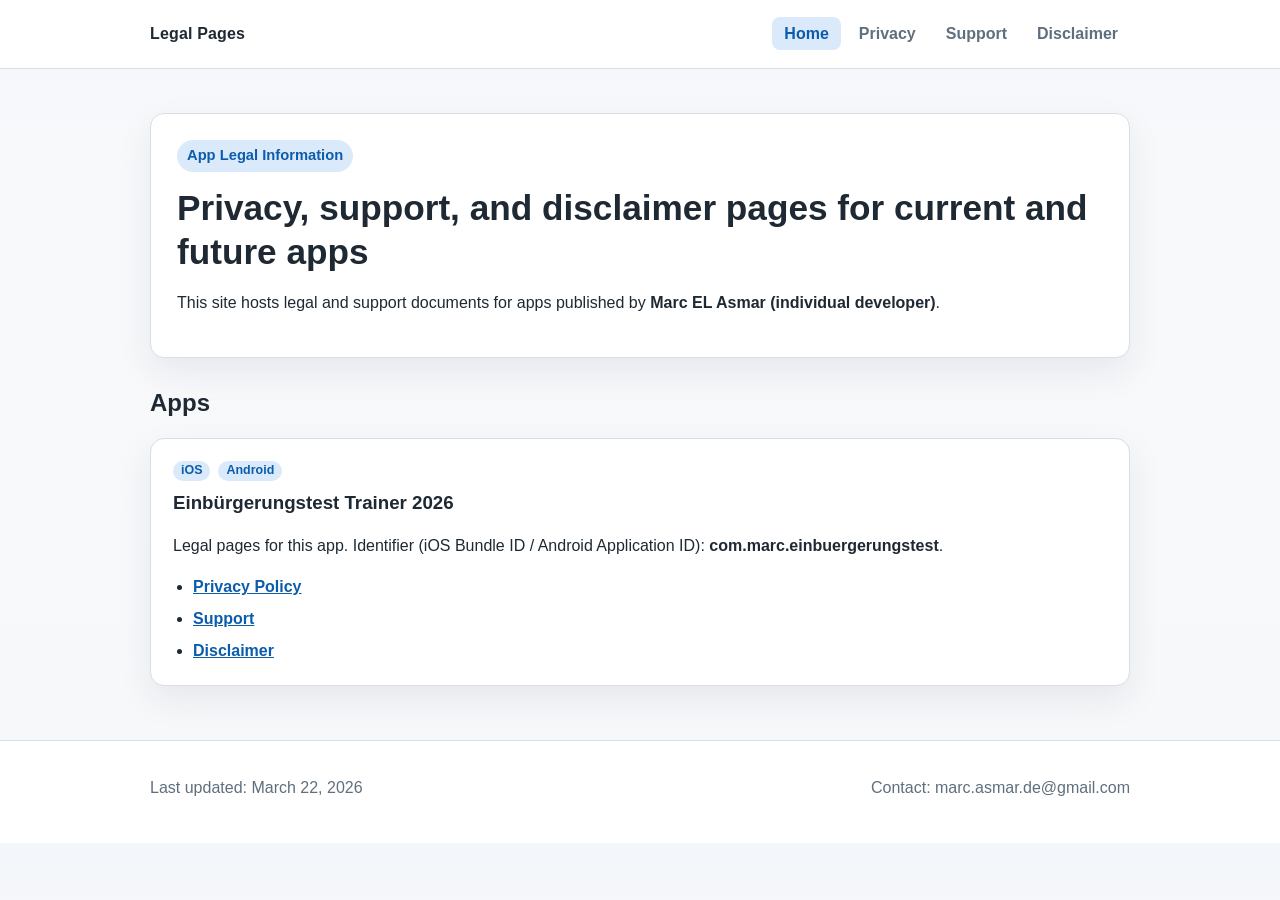
<file: index.html>
<!doctype html>
<html lang="en">
  <head>
    <meta charset="UTF-8" />
    <meta name="viewport" content="width=device-width, initial-scale=1.0" />
    <title>Legal Pages | Marcel Asmar Apps</title>
    <meta
      name="description"
      content="Legal pages for Marcel Asmar apps, including Einbürgerungstest Trainer 2026 privacy, support, and disclaimer information."
    />
    <link rel="stylesheet" href="/styles.css" />
  </head>
  <body>
    <header class="site-header">
      <div class="container nav-wrap">
        <a class="brand" href="/index.html">Legal Pages</a>
        <nav aria-label="Main navigation">
          <ul class="nav-list">
            <li><a class="active" href="/index.html">Home</a></li>
            <li><a href="/einbuergerungstest/privacy/">Privacy</a></li>
            <li><a href="/einbuergerungstest/support/">Support</a></li>
            <li><a href="/einbuergerungstest/disclaimer/">Disclaimer</a></li>
          </ul>
        </nav>
      </div>
    </header>

    <main class="container">
      <section class="hero">
        <p class="eyebrow">App Legal Information</p>
        <h1>Privacy, support, and disclaimer pages for current and future apps</h1>
        <p>
          This site hosts legal and support documents for apps published by
          <strong>Marc EL Asmar (individual developer)</strong>.
        </p>
      </section>

      <section aria-labelledby="apps-heading">
        <h2 id="apps-heading">Apps</h2>
        <div class="app-grid">
          <article class="app-card">
            <div class="tag-row" aria-label="Supported platforms">
              <span class="tag">iOS</span>
              <span class="tag">Android</span>
            </div>
            <h3>Einbürgerungstest Trainer 2026</h3>
            <p>
              Legal pages for this app. Identifier (iOS Bundle ID / Android
              Application ID):
              <strong>com.marc.einbuergerungstest</strong>.
            </p>
            <ul class="doc-list" aria-label="Einbürgerungstest Trainer 2026 legal pages">
              <li><a href="/einbuergerungstest/privacy/">Privacy Policy</a></li>
              <li><a href="/einbuergerungstest/support/">Support</a></li>
              <li><a href="/einbuergerungstest/disclaimer/">Disclaimer</a></li>
            </ul>
          </article>
        </div>
      </section>
    </main>

    <footer class="site-footer">
      <div class="container footer-wrap">
        <p>Last updated: March 22, 2026</p>
        <p>Contact: marc.asmar.de@gmail.com</p>
      </div>
    </footer>
  </body>
</html>
</file>
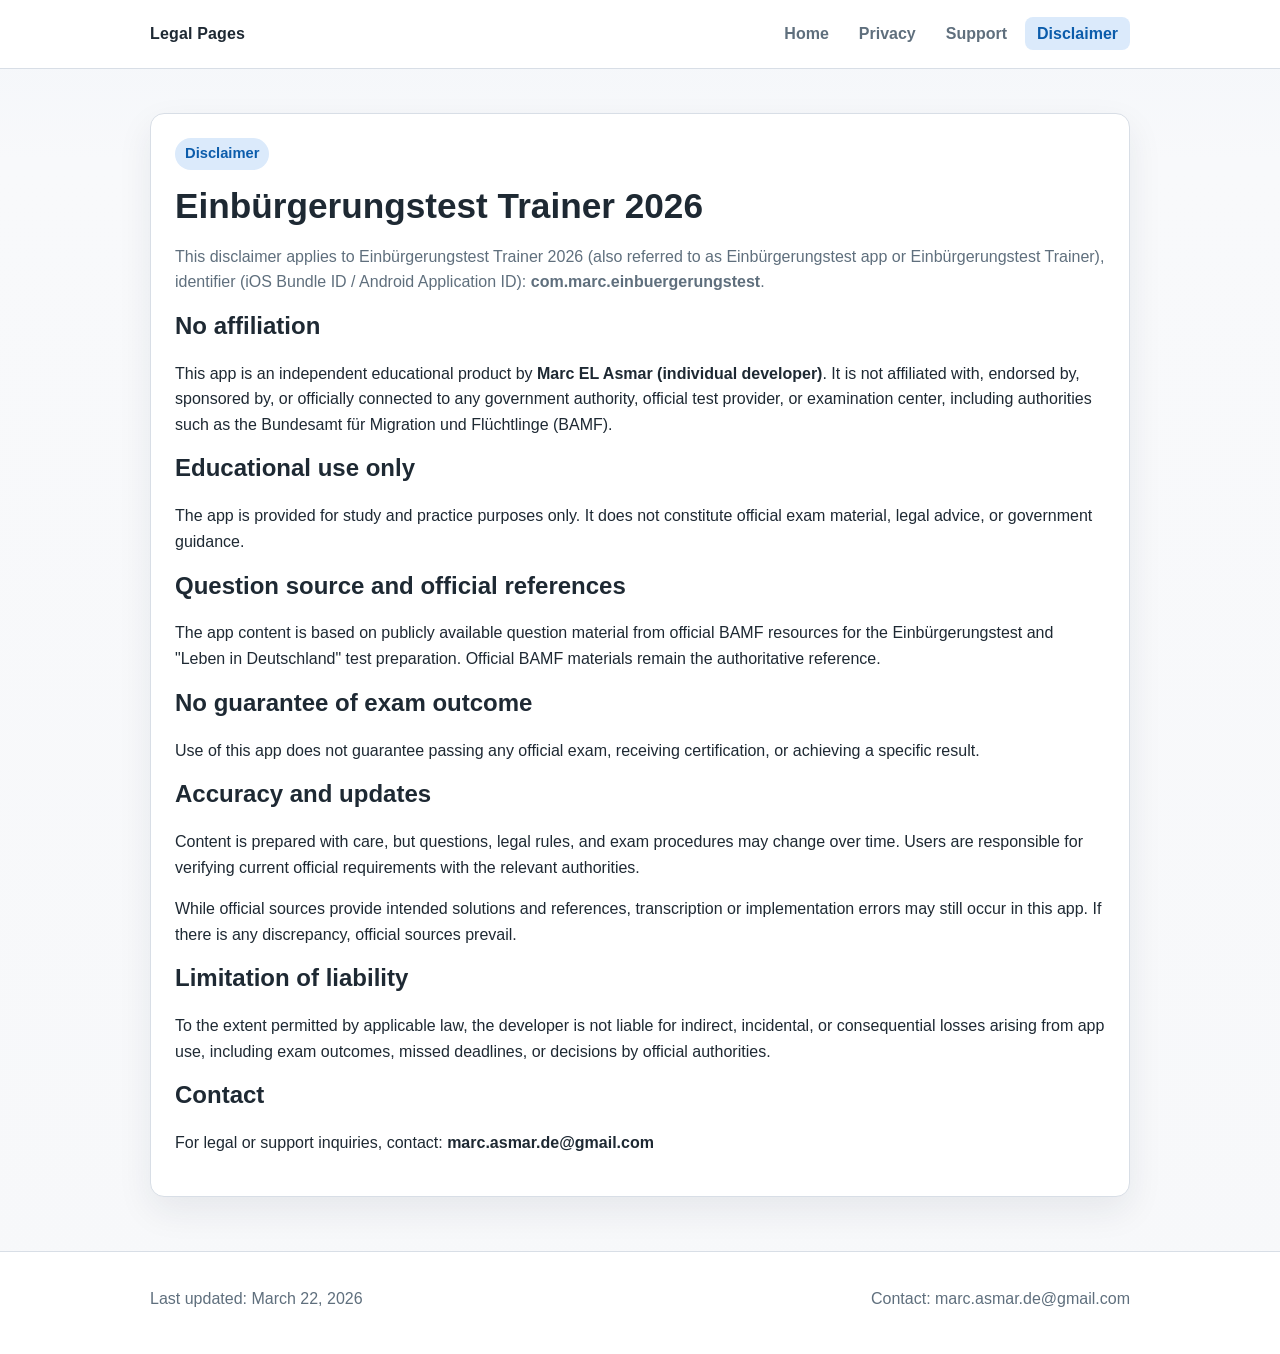
<file: disclaimer/index.html>
<!doctype html>
<html lang="en">
  <head>
    <meta charset="UTF-8" />
    <meta name="viewport" content="width=device-width, initial-scale=1.0" />
    <title>Einbürgerungstest Trainer 2026 Disclaimer</title>
    <meta
      name="description"
      content="Disclaimer and terms for Einbürgerungstest Trainer 2026."
    />
    <link
      rel="canonical"
      href="https://einbuergerungstest.marcelasmar.com/disclaimer/"
    />
    <link rel="stylesheet" href="/styles.css" />
  </head>
  <body>
    <header class="site-header">
      <div class="container nav-wrap">
        <a class="brand" href="/">Legal Pages</a>
        <nav aria-label="Main navigation">
          <ul class="nav-list">
            <li><a href="/">Home</a></li>
            <li><a href="/privacy/">Privacy</a></li>
            <li><a href="/support/">Support</a></li>
            <li><a class="active" href="/disclaimer/">Disclaimer</a></li>
          </ul>
        </nav>
      </div>
    </header>

    <main class="container">
      <section class="content-panel">
        <p class="eyebrow">Disclaimer</p>
        <h1>Einbürgerungstest Trainer 2026</h1>
        <p class="muted">
          This disclaimer applies to Einbürgerungstest Trainer 2026 (also
          referred to as Einbürgerungstest app or Einbürgerungstest Trainer),
          identifier (iOS Bundle ID / Android Application ID):
          <strong>com.marc.einbuergerungstest</strong>.
        </p>

        <h2>No affiliation</h2>
        <p>
          This app is an independent educational product by
          <strong>Marc EL Asmar (individual developer)</strong>. It is not
          affiliated with, endorsed by, sponsored by, or officially connected
          to any government authority, official test provider, or examination
          center, including authorities such as the Bundesamt für Migration und
          Flüchtlinge (BAMF).
        </p>

        <h2>Educational use only</h2>
        <p>
          The app is provided for study and practice purposes only. It does not
          constitute official exam material, legal advice, or government
          guidance.
        </p>

        <h2>Question source and official references</h2>
        <p>
          The app content is based on publicly available question material from
          official BAMF resources for the Einbürgerungstest and "Leben in
          Deutschland" test preparation. Official BAMF materials remain the
          authoritative reference.
        </p>

        <h2>No guarantee of exam outcome</h2>
        <p>
          Use of this app does not guarantee passing any official exam,
          receiving certification, or achieving a specific result.
        </p>

        <h2>Accuracy and updates</h2>
        <p>
          Content is prepared with care, but questions, legal rules, and exam
          procedures may change over time. Users are responsible for verifying
          current official requirements with the relevant authorities.
        </p>
        <p>
          While official sources provide intended solutions and references,
          transcription or implementation errors may still occur in this app. If
          there is any discrepancy, official sources prevail.
        </p>

        <h2>Limitation of liability</h2>
        <p>
          To the extent permitted by applicable law, the developer is not
          liable for indirect, incidental, or consequential losses arising from
          app use, including exam outcomes, missed deadlines, or decisions by
          official authorities.
        </p>

        <h2>Contact</h2>
        <p>
          For legal or support inquiries, contact:
          <strong>marc.asmar.de@gmail.com</strong>
        </p>
      </section>
    </main>

    <footer class="site-footer">
      <div class="container footer-wrap">
        <p>Last updated: March 22, 2026</p>
        <p>Contact: marc.asmar.de@gmail.com</p>
      </div>
    </footer>
  </body>
</html>
</file>
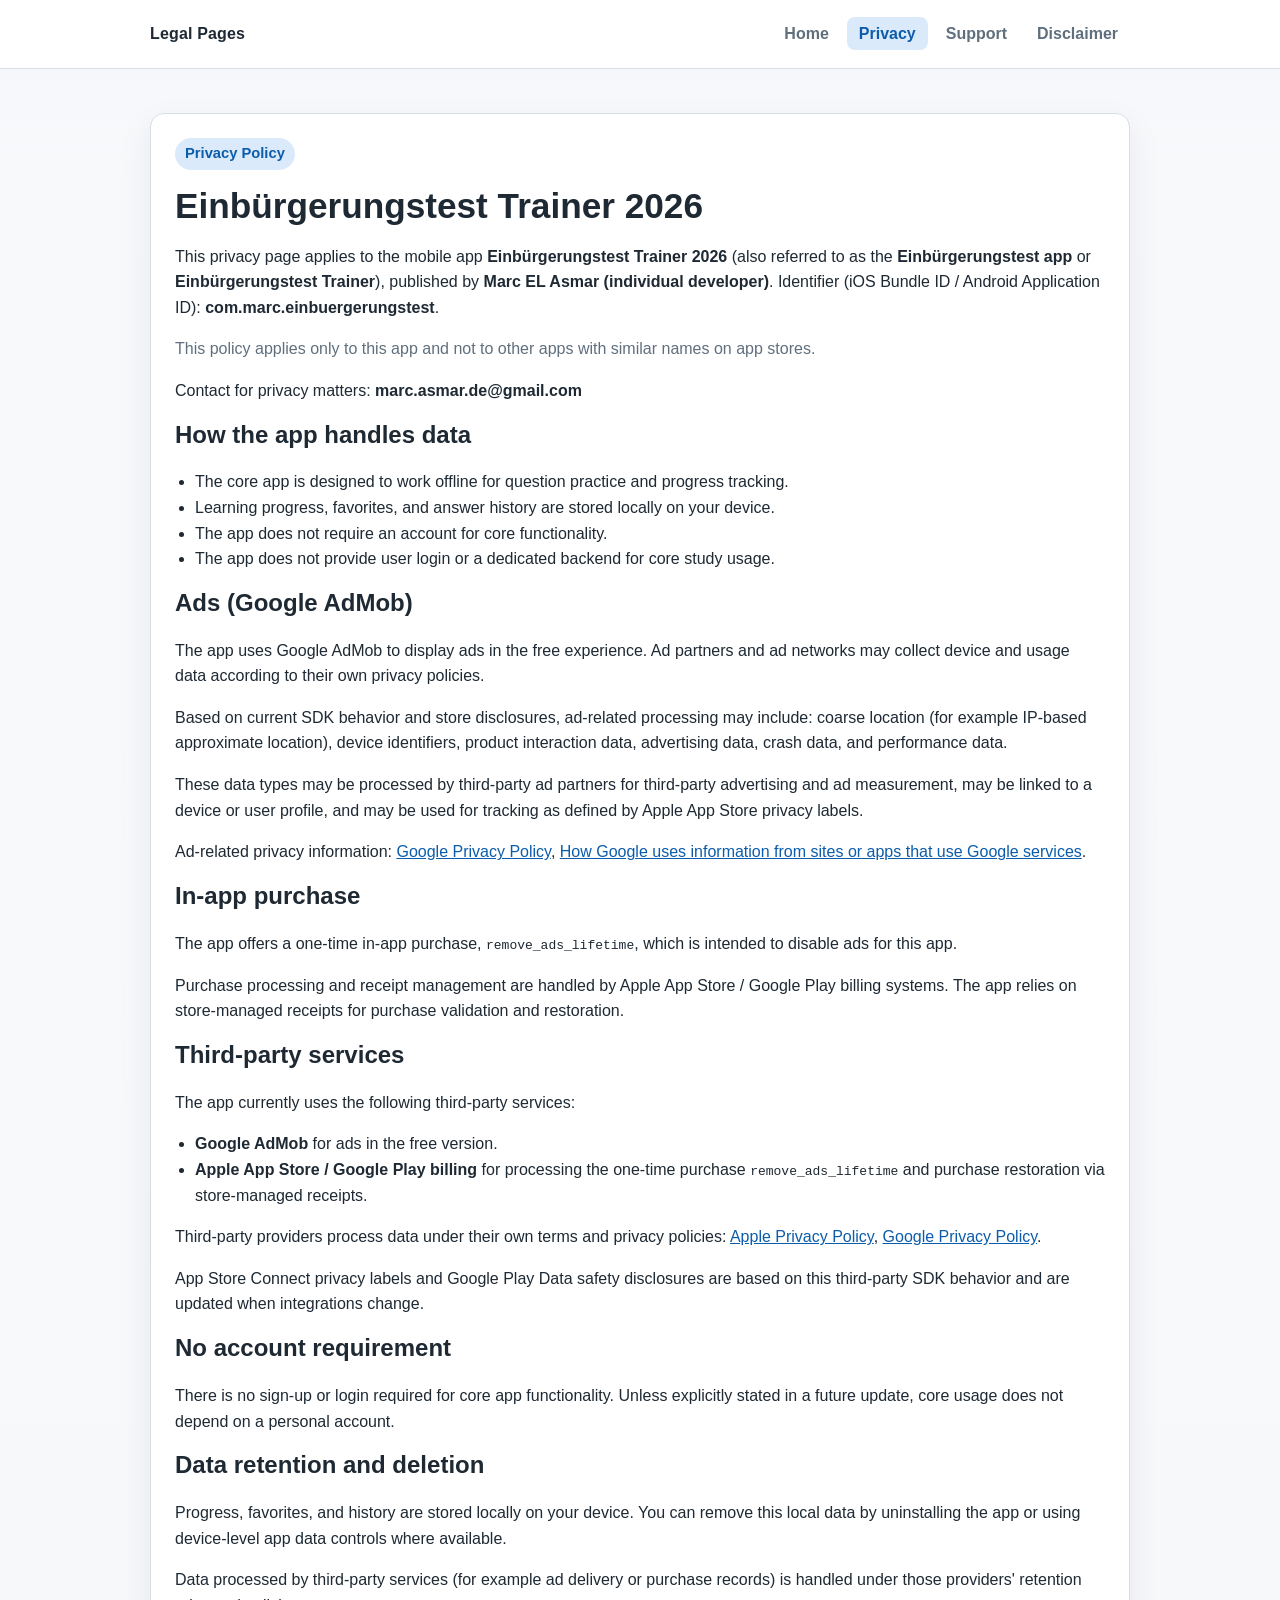
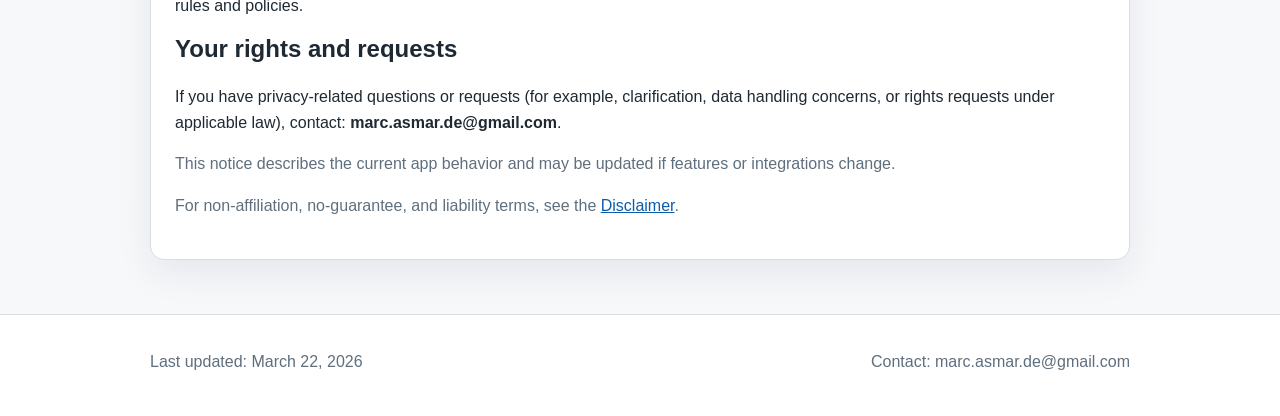
<file: privacy/index.html>
<!doctype html>
<html lang="en">
  <head>
    <meta charset="UTF-8" />
    <meta name="viewport" content="width=device-width, initial-scale=1.0" />
    <title>Einbürgerungstest Trainer 2026 Privacy Policy</title>
    <meta
      name="description"
      content="Privacy information for Einbürgerungstest Trainer 2026."
    />
    <link
      rel="canonical"
      href="https://einbuergerungstest.marcelasmar.com/privacy/"
    />
    <link rel="stylesheet" href="/styles.css" />
  </head>
  <body>
    <header class="site-header">
      <div class="container nav-wrap">
        <a class="brand" href="/">Legal Pages</a>
        <nav aria-label="Main navigation">
          <ul class="nav-list">
            <li><a href="/">Home</a></li>
            <li><a class="active" href="/privacy/">Privacy</a></li>
            <li><a href="/support/">Support</a></li>
            <li><a href="/disclaimer/">Disclaimer</a></li>
          </ul>
        </nav>
      </div>
    </header>

    <main class="container">
      <section class="content-panel">
        <p class="eyebrow">Privacy Policy</p>
        <h1>Einbürgerungstest Trainer 2026</h1>
        <p>
          This privacy page applies to the mobile app
          <strong>Einbürgerungstest Trainer 2026</strong> (also referred to as
          the <strong>Einbürgerungstest app</strong> or
          <strong>Einbürgerungstest Trainer</strong>), published by
          <strong>Marc EL Asmar (individual developer)</strong>. Identifier
          (iOS Bundle ID / Android Application ID):
          <strong>com.marc.einbuergerungstest</strong>.
        </p>
        <p class="muted">
          This policy applies only to this app and not to other apps with
          similar names on app stores.
        </p>
        <p>
          Contact for privacy matters: <strong>marc.asmar.de@gmail.com</strong>
        </p>

        <h2>How the app handles data</h2>
        <ul class="list">
          <li>
            The core app is designed to work offline for question practice and
            progress tracking.
          </li>
          <li>
            Learning progress, favorites, and answer history are stored locally
            on your device.
          </li>
          <li>
            The app does not require an account for core functionality.
          </li>
          <li>
            The app does not provide user login or a dedicated backend for core
            study usage.
          </li>
        </ul>

        <h2>Ads (Google AdMob)</h2>
        <p>
          The app uses Google AdMob to display ads in the free experience. Ad
          partners and ad networks may collect device and usage data according
          to their own privacy policies.
        </p>
        <p>
          Based on current SDK behavior and store disclosures, ad-related
          processing may include: coarse location (for example IP-based
          approximate location), device identifiers, product interaction data,
          advertising data, crash data, and performance data.
        </p>
        <p>
          These data types may be processed by third-party ad partners for
          third-party advertising and ad measurement, may be linked to a device
          or user profile, and may be used for tracking as defined by Apple App
          Store privacy labels.
        </p>
        <p>
          Ad-related privacy information:
          <a href="https://policies.google.com/privacy">Google Privacy Policy</a>,
          <a href="https://policies.google.com/technologies/partner-sites"
            >How Google uses information from sites or apps that use Google services</a
          >.
        </p>

        <h2>In-app purchase</h2>
        <p>
          The app offers a one-time in-app purchase,
          <code>remove_ads_lifetime</code>, which is intended to disable ads for
          this app.
        </p>
        <p>
          Purchase processing and receipt management are handled by Apple App
          Store / Google Play billing systems. The app relies on store-managed
          receipts for purchase validation and restoration.
        </p>

        <h2>Third-party services</h2>
        <p>The app currently uses the following third-party services:</p>
        <ul class="list">
          <li>
            <strong>Google AdMob</strong> for ads in the free version.
          </li>
          <li>
            <strong>Apple App Store / Google Play billing</strong> for
            processing the one-time purchase <code>remove_ads_lifetime</code>
            and purchase restoration via store-managed receipts.
          </li>
        </ul>
        <p>
          Third-party providers process data under their own terms and privacy
          policies:
          <a href="https://www.apple.com/legal/privacy/en-ww/">Apple Privacy Policy</a>,
          <a href="https://policies.google.com/privacy">Google Privacy Policy</a>.
        </p>
        <p>
          App Store Connect privacy labels and Google Play Data safety
          disclosures are based on this third-party SDK behavior and are updated
          when integrations change.
        </p>

        <h2>No account requirement</h2>
        <p>
          There is no sign-up or login required for core app functionality.
          Unless explicitly stated in a future update, core usage does not
          depend on a personal account.
        </p>

        <h2>Data retention and deletion</h2>
        <p>
          Progress, favorites, and history are stored locally on your device.
          You can remove this local data by uninstalling the app or using
          device-level app data controls where available.
        </p>
        <p>
          Data processed by third-party services (for example ad delivery or
          purchase records) is handled under those providers' retention rules
          and policies.
        </p>

        <h2>Your rights and requests</h2>
        <p>
          If you have privacy-related questions or requests (for example,
          clarification, data handling concerns, or rights requests under
          applicable law), contact:
          <strong>marc.asmar.de@gmail.com</strong>.
        </p>

        <p class="muted">
          This notice describes the current app behavior and may be updated if
          features or integrations change.
        </p>
        <p class="muted">
          For non-affiliation, no-guarantee, and liability terms, see the
          <a href="/disclaimer/">Disclaimer</a>.
        </p>
      </section>
    </main>

    <footer class="site-footer">
      <div class="container footer-wrap">
        <p>Last updated: March 22, 2026</p>
        <p>Contact: marc.asmar.de@gmail.com</p>
      </div>
    </footer>
  </body>
</html>
</file>
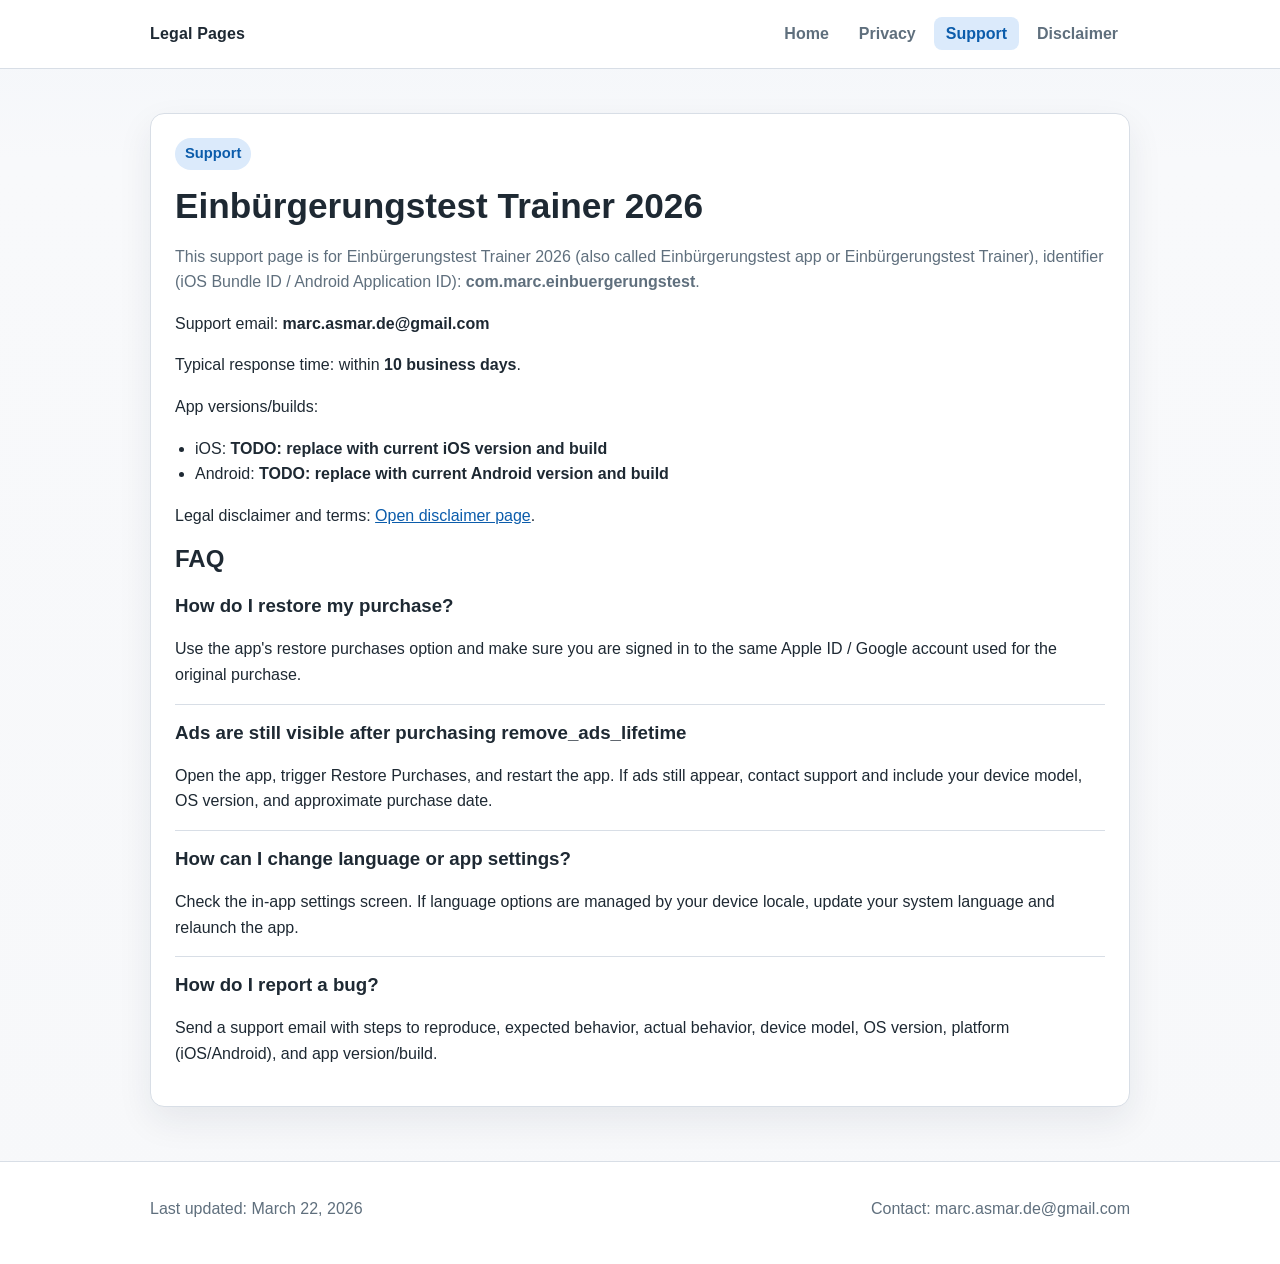
<file: support/index.html>
<!doctype html>
<html lang="en">
  <head>
    <meta charset="UTF-8" />
    <meta name="viewport" content="width=device-width, initial-scale=1.0" />
    <title>Einbürgerungstest Trainer 2026 Support</title>
    <meta
      name="description"
      content="Support and FAQ for Einbürgerungstest Trainer 2026."
    />
    <link
      rel="canonical"
      href="https://einbuergerungstest.marcelasmar.com/support/"
    />
    <link rel="stylesheet" href="/styles.css" />
  </head>
  <body>
    <header class="site-header">
      <div class="container nav-wrap">
        <a class="brand" href="/">Legal Pages</a>
        <nav aria-label="Main navigation">
          <ul class="nav-list">
            <li><a href="/">Home</a></li>
            <li><a href="/privacy/">Privacy</a></li>
            <li><a class="active" href="/support/">Support</a></li>
            <li><a href="/disclaimer/">Disclaimer</a></li>
          </ul>
        </nav>
      </div>
    </header>

    <main class="container">
      <section class="content-panel">
        <p class="eyebrow">Support</p>
        <h1>Einbürgerungstest Trainer 2026</h1>
        <p class="muted">
          This support page is for Einbürgerungstest Trainer 2026 (also called
          Einbürgerungstest app or Einbürgerungstest Trainer), identifier (iOS
          Bundle ID / Android Application ID):
          <strong>com.marc.einbuergerungstest</strong>.
        </p>
        <p>
          Support email: <strong>marc.asmar.de@gmail.com</strong>
        </p>
        <p>
          Typical response time: within <strong>10 business days</strong>.
        </p>
        <p>App versions/builds:</p>
        <ul class="list">
          <li>
            iOS: <strong>TODO: replace with current iOS version and build</strong>
          </li>
          <li>
            Android:
            <strong>TODO: replace with current Android version and build</strong>
          </li>
        </ul>
        <p>
          Legal disclaimer and terms:
          <a href="/disclaimer/">Open disclaimer page</a>.
        </p>

        <h2>FAQ</h2>

        <article class="faq-item">
          <h3>How do I restore my purchase?</h3>
          <p>
            Use the app's restore purchases option and make sure you are signed
            in to the same Apple ID / Google account used for the original
            purchase.
          </p>
        </article>

        <article class="faq-item">
          <h3>Ads are still visible after purchasing remove_ads_lifetime</h3>
          <p>
            Open the app, trigger Restore Purchases, and restart the app. If ads
            still appear, contact support and include your device model, OS
            version, and approximate purchase date.
          </p>
        </article>

        <article class="faq-item">
          <h3>How can I change language or app settings?</h3>
          <p>
            Check the in-app settings screen. If language options are managed by
            your device locale, update your system language and relaunch the
            app.
          </p>
        </article>

        <article class="faq-item">
          <h3>How do I report a bug?</h3>
          <p>
            Send a support email with steps to reproduce, expected behavior,
            actual behavior, device model, OS version, platform (iOS/Android),
            and app version/build.
          </p>
        </article>
      </section>
    </main>

    <footer class="site-footer">
      <div class="container footer-wrap">
        <p>Last updated: March 22, 2026</p>
        <p>Contact: marc.asmar.de@gmail.com</p>
      </div>
    </footer>
  </body>
</html>
</file>
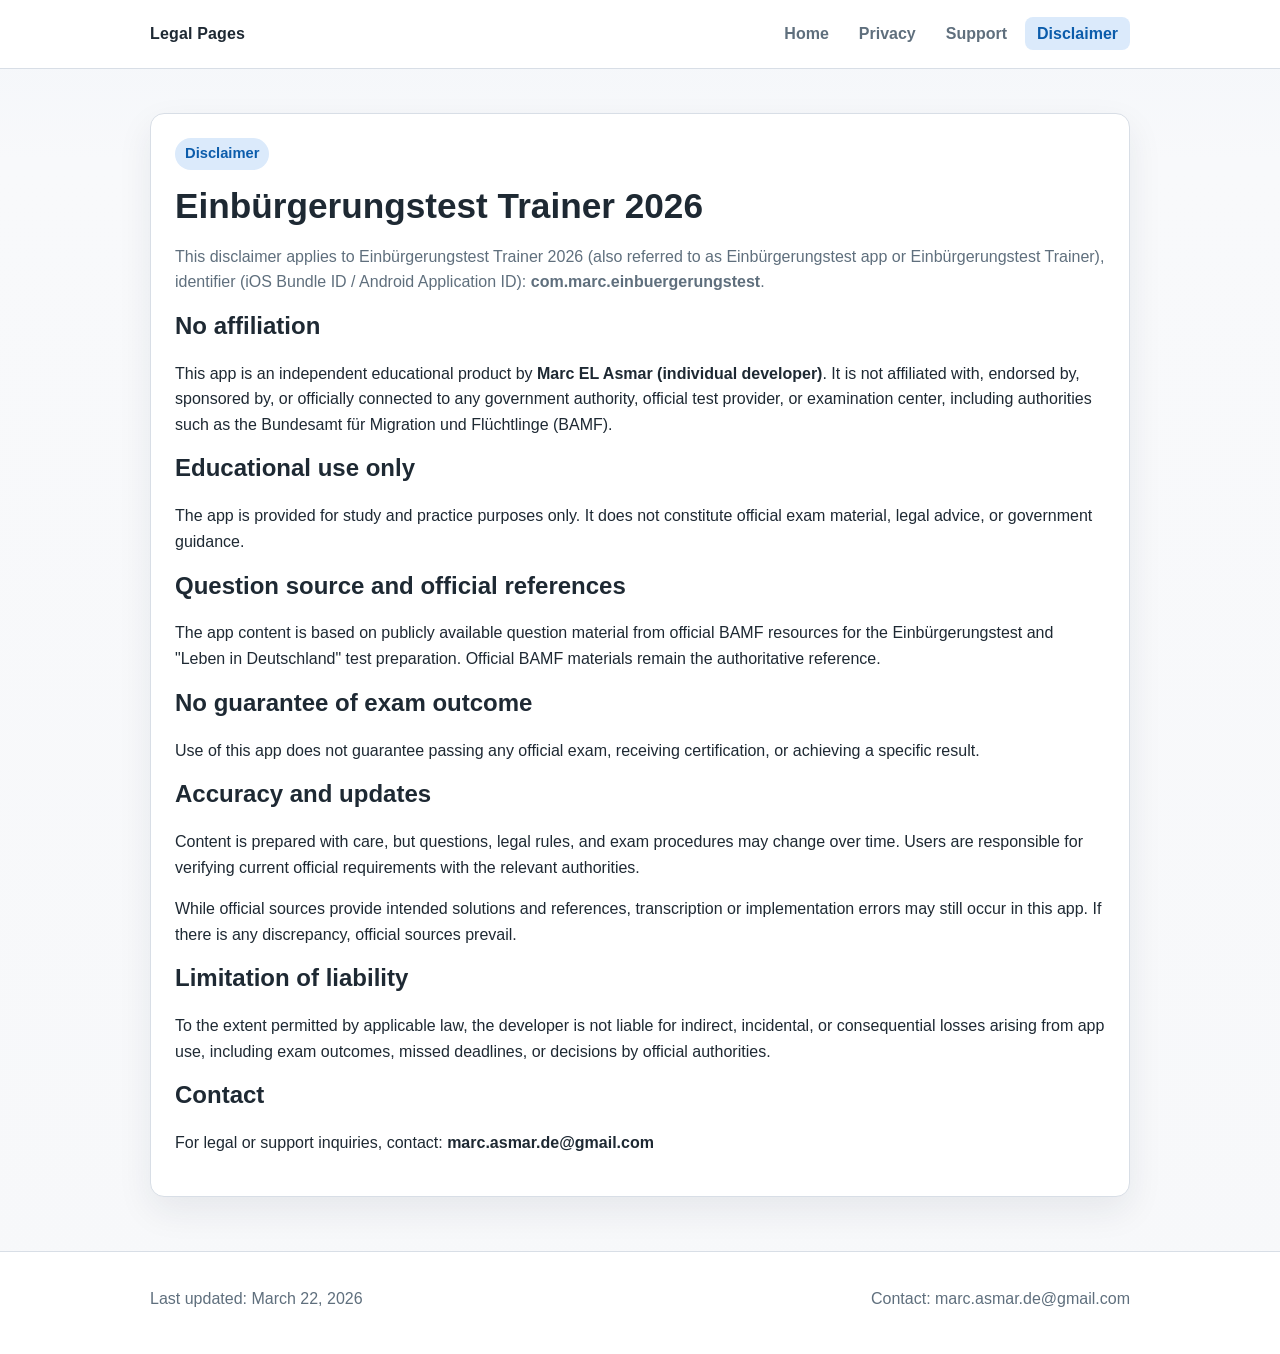
<file: einbuergerungstest/disclaimer/index.html>
<!doctype html>
<html lang="en">
  <head>
    <meta charset="UTF-8" />
    <meta name="viewport" content="width=device-width, initial-scale=1.0" />
    <title>Einbürgerungstest Trainer 2026 Disclaimer</title>
    <meta
      name="description"
      content="Disclaimer and terms for Einbürgerungstest Trainer 2026."
    />
    <link rel="stylesheet" href="/styles.css" />
  </head>
  <body>
    <header class="site-header">
      <div class="container nav-wrap">
        <a class="brand" href="/index.html">Legal Pages</a>
        <nav aria-label="Main navigation">
          <ul class="nav-list">
            <li><a href="/index.html">Home</a></li>
            <li><a href="/einbuergerungstest/privacy/">Privacy</a></li>
            <li><a href="/einbuergerungstest/support/">Support</a></li>
            <li><a class="active" href="/einbuergerungstest/disclaimer/">Disclaimer</a></li>
          </ul>
        </nav>
      </div>
    </header>

    <main class="container">
      <section class="content-panel">
        <p class="eyebrow">Disclaimer</p>
        <h1>Einbürgerungstest Trainer 2026</h1>
        <p class="muted">
          This disclaimer applies to Einbürgerungstest Trainer 2026 (also
          referred to as Einbürgerungstest app or Einbürgerungstest Trainer),
          identifier (iOS Bundle ID / Android Application ID):
          <strong>com.marc.einbuergerungstest</strong>.
        </p>

        <h2>No affiliation</h2>
        <p>
          This app is an independent educational product by
          <strong>Marc EL Asmar (individual developer)</strong>. It is not
          affiliated with, endorsed by, sponsored by, or officially connected
          to any government authority, official test provider, or examination
          center, including authorities such as the Bundesamt für Migration und
          Flüchtlinge (BAMF).
        </p>

        <h2>Educational use only</h2>
        <p>
          The app is provided for study and practice purposes only. It does not
          constitute official exam material, legal advice, or government
          guidance.
        </p>

        <h2>Question source and official references</h2>
        <p>
          The app content is based on publicly available question material from
          official BAMF resources for the Einbürgerungstest and "Leben in
          Deutschland" test preparation. Official BAMF materials remain the
          authoritative reference.
        </p>

        <h2>No guarantee of exam outcome</h2>
        <p>
          Use of this app does not guarantee passing any official exam,
          receiving certification, or achieving a specific result.
        </p>

        <h2>Accuracy and updates</h2>
        <p>
          Content is prepared with care, but questions, legal rules, and exam
          procedures may change over time. Users are responsible for verifying
          current official requirements with the relevant authorities.
        </p>
        <p>
          While official sources provide intended solutions and references,
          transcription or implementation errors may still occur in this app. If
          there is any discrepancy, official sources prevail.
        </p>

        <h2>Limitation of liability</h2>
        <p>
          To the extent permitted by applicable law, the developer is not
          liable for indirect, incidental, or consequential losses arising from
          app use, including exam outcomes, missed deadlines, or decisions by
          official authorities.
        </p>

        <h2>Contact</h2>
        <p>
          For legal or support inquiries, contact:
          <strong>marc.asmar.de@gmail.com</strong>
        </p>
      </section>
    </main>

    <footer class="site-footer">
      <div class="container footer-wrap">
        <p>Last updated: March 22, 2026</p>
        <p>Contact: marc.asmar.de@gmail.com</p>
      </div>
    </footer>
  </body>
</html>
</file>
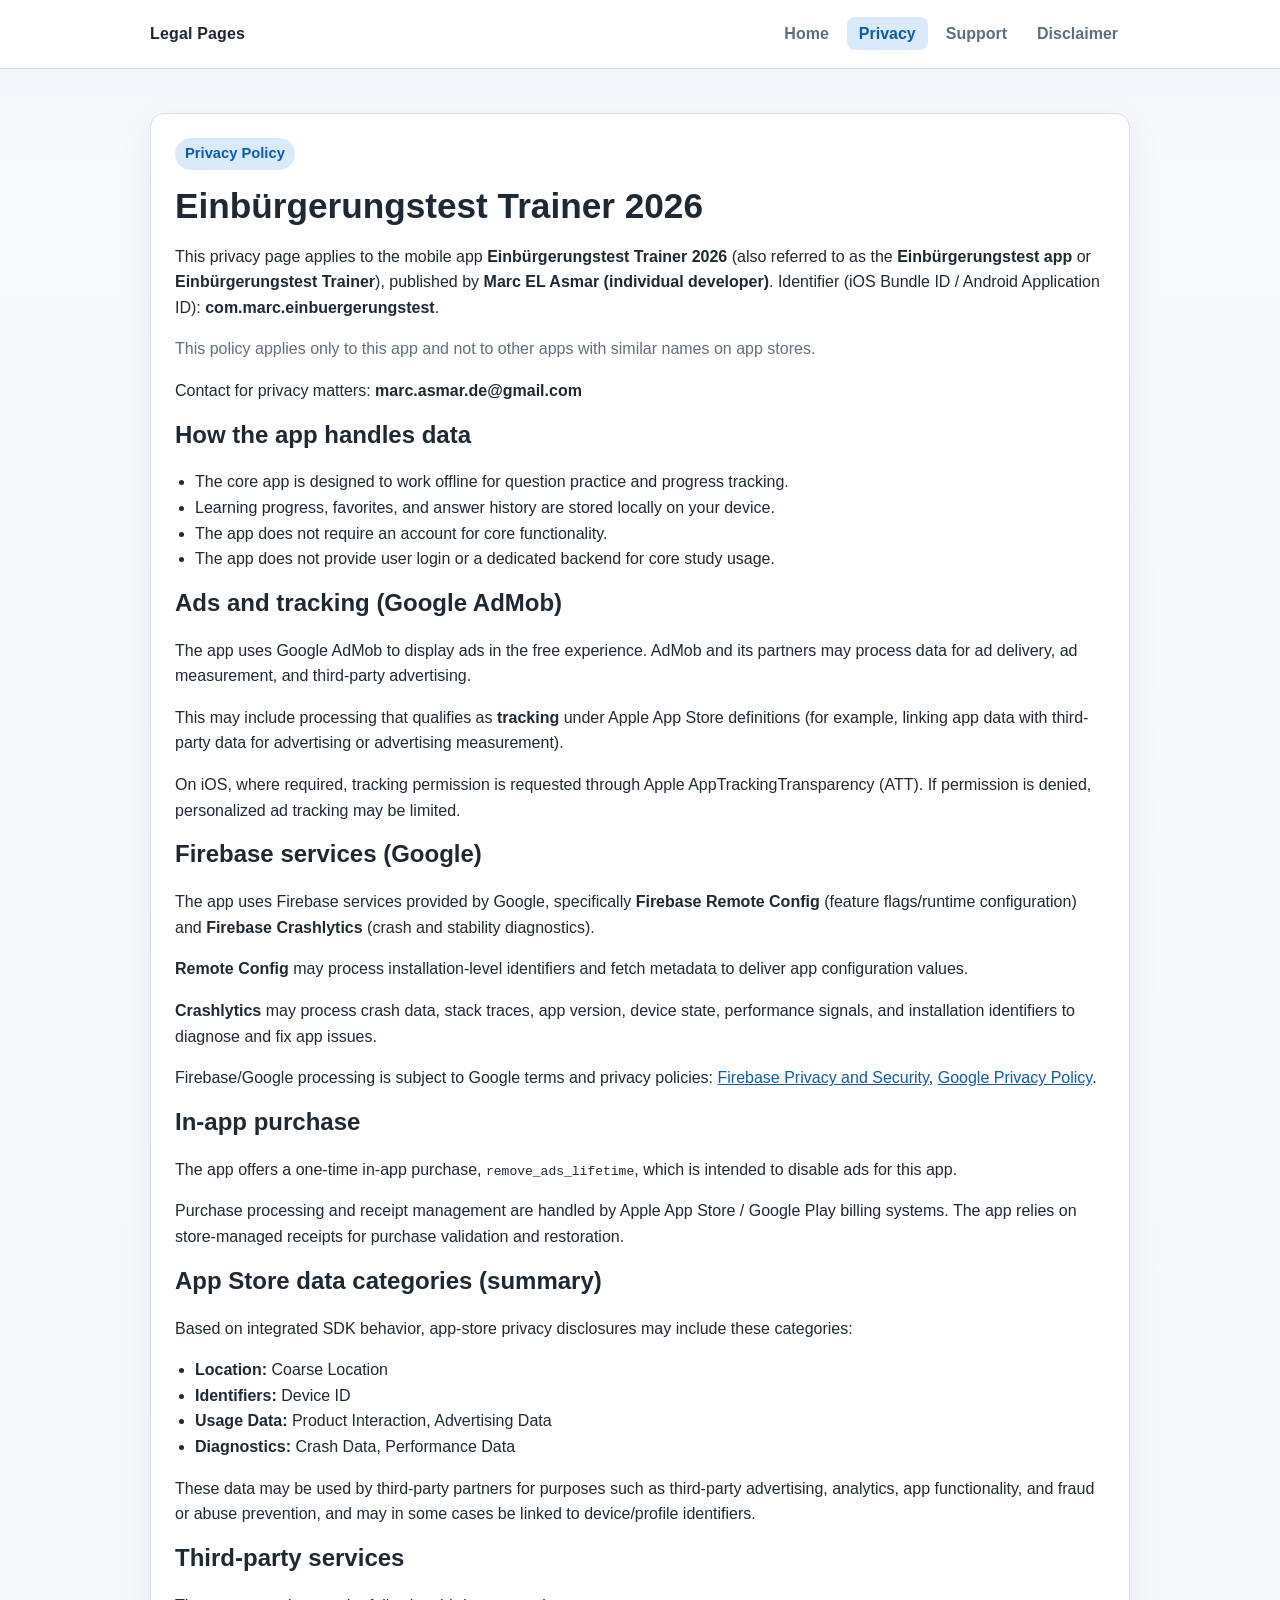
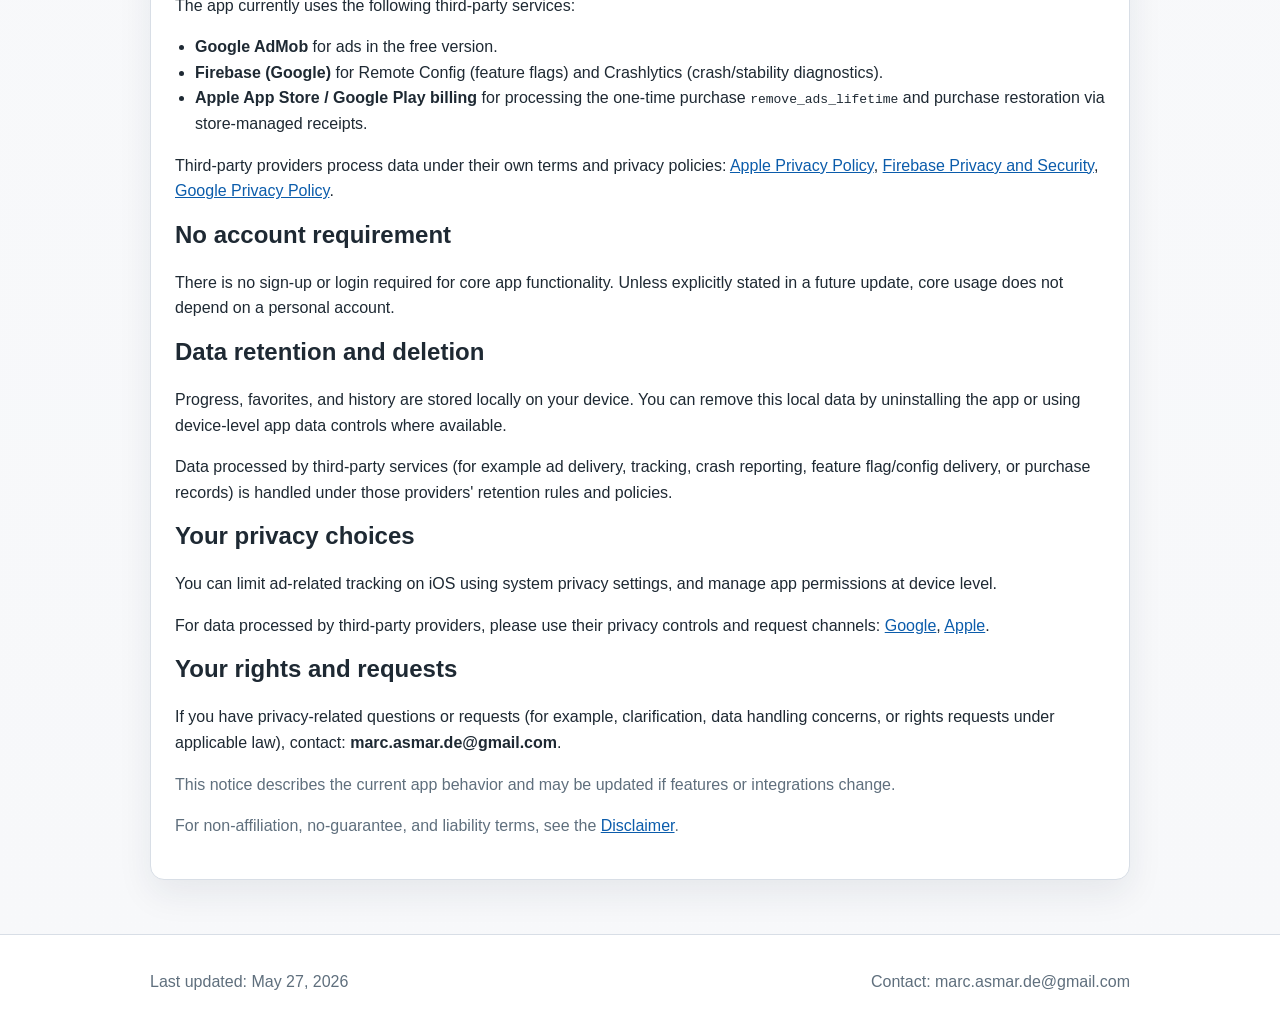
<file: einbuergerungstest/privacy/index.html>
<!doctype html>
<html lang="en">
  <head>
    <meta charset="UTF-8" />
    <meta name="viewport" content="width=device-width, initial-scale=1.0" />
    <title>Einbürgerungstest Trainer 2026 Privacy Policy</title>
    <meta
      name="description"
      content="Privacy information for Einbürgerungstest Trainer 2026."
    />
    <link rel="stylesheet" href="/styles.css" />
  </head>
  <body>
    <header class="site-header">
      <div class="container nav-wrap">
        <a class="brand" href="/index.html">Legal Pages</a>
        <nav aria-label="Main navigation">
          <ul class="nav-list">
            <li><a href="/index.html">Home</a></li>
            <li><a class="active" href="/einbuergerungstest/privacy/">Privacy</a></li>
            <li><a href="/einbuergerungstest/support/">Support</a></li>
            <li><a href="/einbuergerungstest/disclaimer/">Disclaimer</a></li>
          </ul>
        </nav>
      </div>
    </header>

    <main class="container">
      <section class="content-panel">
        <p class="eyebrow">Privacy Policy</p>
        <h1>Einbürgerungstest Trainer 2026</h1>
        <p>
          This privacy page applies to the mobile app
          <strong>Einbürgerungstest Trainer 2026</strong> (also referred to as
          the <strong>Einbürgerungstest app</strong> or
          <strong>Einbürgerungstest Trainer</strong>), published by
          <strong>Marc EL Asmar (individual developer)</strong>. Identifier
          (iOS Bundle ID / Android Application ID):
          <strong>com.marc.einbuergerungstest</strong>.
        </p>
        <p class="muted">
          This policy applies only to this app and not to other apps with
          similar names on app stores.
        </p>
        <p>
          Contact for privacy matters: <strong>marc.asmar.de@gmail.com</strong>
        </p>

        <h2>How the app handles data</h2>
        <ul class="list">
          <li>
            The core app is designed to work offline for question practice and
            progress tracking.
          </li>
          <li>
            Learning progress, favorites, and answer history are stored locally
            on your device.
          </li>
          <li>
            The app does not require an account for core functionality.
          </li>
          <li>
            The app does not provide user login or a dedicated backend for core
            study usage.
          </li>
        </ul>

        <h2>Ads and tracking (Google AdMob)</h2>
        <p>
          The app uses Google AdMob to display ads in the free experience.
          AdMob and its partners may process data for ad delivery, ad
          measurement, and third-party advertising.
        </p>
        <p>
          This may include processing that qualifies as <strong>tracking</strong>
          under Apple App Store definitions (for example, linking app data with
          third-party data for advertising or advertising measurement).
        </p>
        <p>
          On iOS, where required, tracking permission is requested through Apple
          AppTrackingTransparency (ATT). If permission is denied, personalized
          ad tracking may be limited.
        </p>

        <h2>Firebase services (Google)</h2>
        <p>
          The app uses Firebase services provided by Google, specifically
          <strong>Firebase Remote Config</strong> (feature flags/runtime
          configuration) and <strong>Firebase Crashlytics</strong> (crash and
          stability diagnostics).
        </p>
        <p>
          <strong>Remote Config</strong> may process installation-level
          identifiers and fetch metadata to deliver app configuration values.
        </p>
        <p>
          <strong>Crashlytics</strong> may process crash data, stack traces, app
          version, device state, performance signals, and installation
          identifiers to diagnose and fix app issues.
        </p>
        <p>
          Firebase/Google processing is subject to Google terms and privacy
          policies:
          <a href="https://firebase.google.com/support/privacy/">Firebase Privacy and Security</a>,
          <a href="https://policies.google.com/privacy">Google Privacy Policy</a>.
        </p>

        <h2>In-app purchase</h2>
        <p>
          The app offers a one-time in-app purchase,
          <code>remove_ads_lifetime</code>, which is intended to disable ads for
          this app.
        </p>
        <p>
          Purchase processing and receipt management are handled by Apple App
          Store / Google Play billing systems. The app relies on store-managed
          receipts for purchase validation and restoration.
        </p>

        <h2>App Store data categories (summary)</h2>
        <p>
          Based on integrated SDK behavior, app-store privacy disclosures may
          include these categories:
        </p>
        <ul class="list">
          <li><strong>Location:</strong> Coarse Location</li>
          <li><strong>Identifiers:</strong> Device ID</li>
          <li><strong>Usage Data:</strong> Product Interaction, Advertising Data</li>
          <li><strong>Diagnostics:</strong> Crash Data, Performance Data</li>
        </ul>
        <p>
          These data may be used by third-party partners for purposes such as
          third-party advertising, analytics, app functionality, and fraud or
          abuse prevention, and may in some cases be linked to device/profile
          identifiers.
        </p>

        <h2>Third-party services</h2>
        <p>The app currently uses the following third-party services:</p>
        <ul class="list">
          <li><strong>Google AdMob</strong> for ads in the free version.</li>
          <li>
            <strong>Firebase (Google)</strong> for Remote Config (feature flags)
            and Crashlytics (crash/stability diagnostics).
          </li>
          <li>
            <strong>Apple App Store / Google Play billing</strong> for
            processing the one-time purchase <code>remove_ads_lifetime</code>
            and purchase restoration via store-managed receipts.
          </li>
        </ul>
        <p>
          Third-party providers process data under their own terms and privacy
          policies:
          <a href="https://www.apple.com/legal/privacy/en-ww/">Apple Privacy Policy</a>,
          <a href="https://firebase.google.com/support/privacy/">Firebase Privacy and Security</a>,
          <a href="https://policies.google.com/privacy">Google Privacy Policy</a>.
        </p>

        <h2>No account requirement</h2>
        <p>
          There is no sign-up or login required for core app functionality.
          Unless explicitly stated in a future update, core usage does not
          depend on a personal account.
        </p>

        <h2>Data retention and deletion</h2>
        <p>
          Progress, favorites, and history are stored locally on your device.
          You can remove this local data by uninstalling the app or using
          device-level app data controls where available.
        </p>
        <p>
          Data processed by third-party services (for example ad delivery,
          tracking, crash reporting, feature flag/config delivery, or purchase
          records) is handled under those providers' retention rules and
          policies.
        </p>

        <h2>Your privacy choices</h2>
        <p>
          You can limit ad-related tracking on iOS using system privacy
          settings, and manage app permissions at device level.
        </p>
        <p>
          For data processed by third-party providers, please use their privacy
          controls and request channels:
          <a href="https://policies.google.com/privacy">Google</a>,
          <a href="https://www.apple.com/legal/privacy/en-ww/">Apple</a>.
        </p>

        <h2>Your rights and requests</h2>
        <p>
          If you have privacy-related questions or requests (for example,
          clarification, data handling concerns, or rights requests under
          applicable law), contact:
          <strong>marc.asmar.de@gmail.com</strong>.
        </p>

        <p class="muted">
          This notice describes the current app behavior and may be updated if
          features or integrations change.
        </p>
        <p class="muted">
          For non-affiliation, no-guarantee, and liability terms, see the
          <a href="/einbuergerungstest/disclaimer/">Disclaimer</a>.
        </p>
      </section>
    </main>

    <footer class="site-footer">
      <div class="container footer-wrap">
        <p>Last updated: May 27, 2026</p>
        <p>Contact: marc.asmar.de@gmail.com</p>
      </div>
    </footer>
  </body>
</html>
</file>
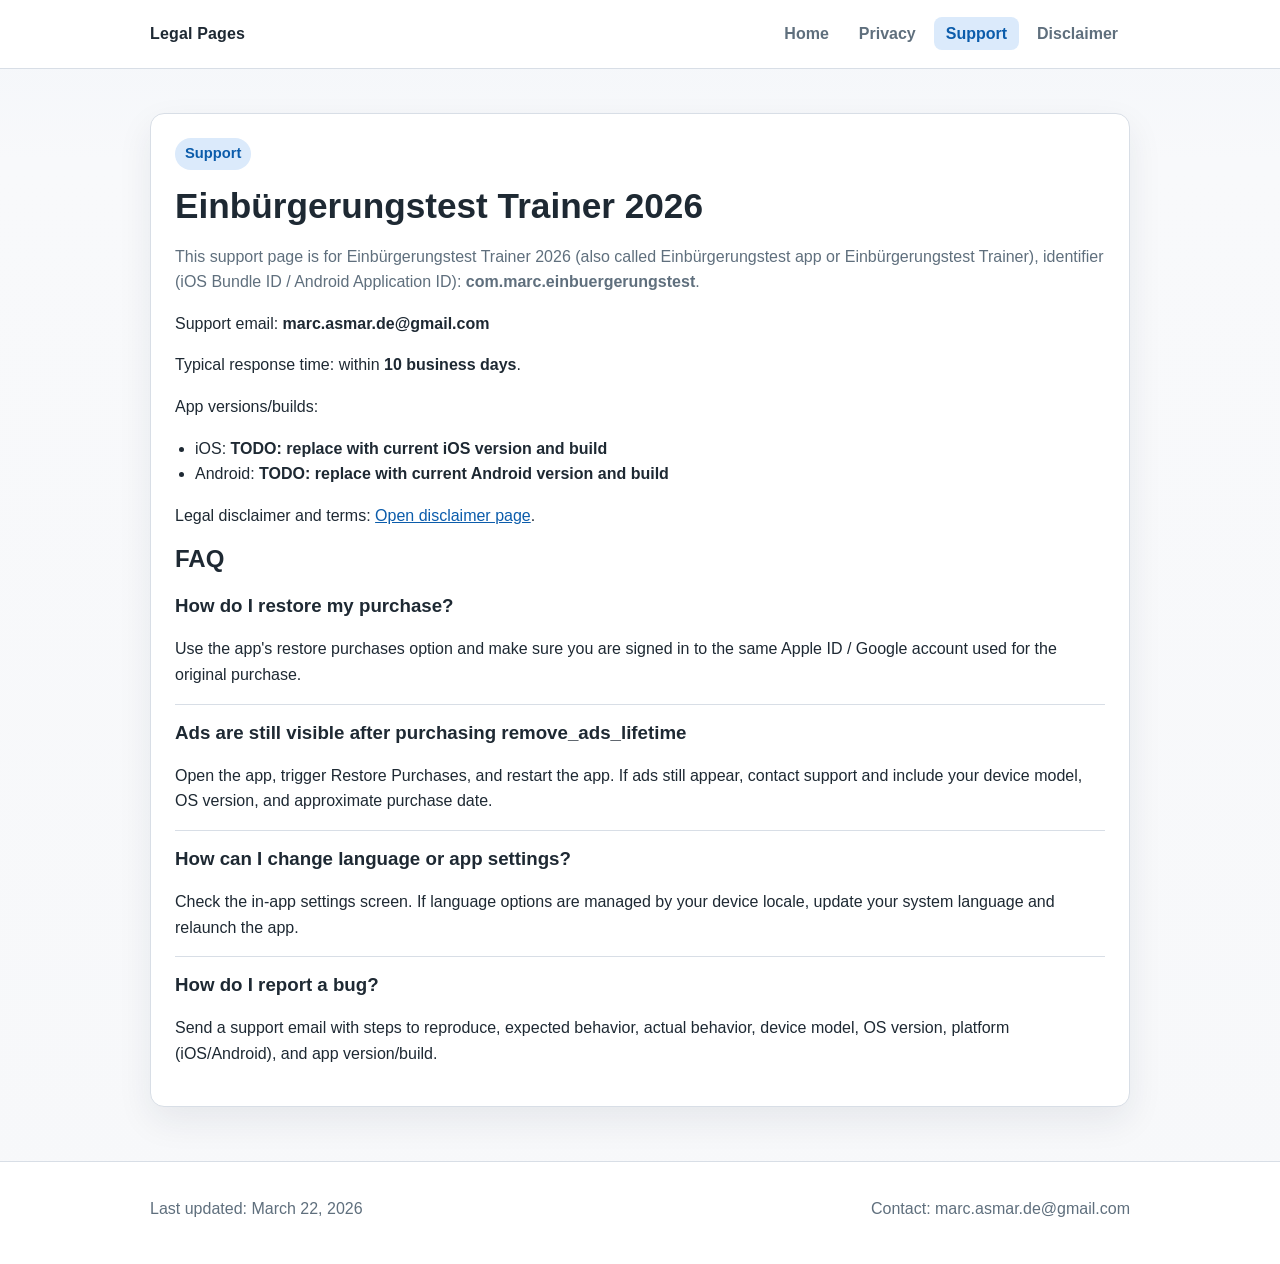
<file: einbuergerungstest/support/index.html>
<!doctype html>
<html lang="en">
  <head>
    <meta charset="UTF-8" />
    <meta name="viewport" content="width=device-width, initial-scale=1.0" />
    <title>Einbürgerungstest Trainer 2026 Support</title>
    <meta
      name="description"
      content="Support and FAQ for Einbürgerungstest Trainer 2026."
    />
    <link rel="stylesheet" href="/styles.css" />
  </head>
  <body>
    <header class="site-header">
      <div class="container nav-wrap">
        <a class="brand" href="/index.html">Legal Pages</a>
        <nav aria-label="Main navigation">
          <ul class="nav-list">
            <li><a href="/index.html">Home</a></li>
            <li><a href="/einbuergerungstest/privacy/">Privacy</a></li>
            <li><a class="active" href="/einbuergerungstest/support/">Support</a></li>
            <li><a href="/einbuergerungstest/disclaimer/">Disclaimer</a></li>
          </ul>
        </nav>
      </div>
    </header>

    <main class="container">
      <section class="content-panel">
        <p class="eyebrow">Support</p>
        <h1>Einbürgerungstest Trainer 2026</h1>
        <p class="muted">
          This support page is for Einbürgerungstest Trainer 2026 (also called
          Einbürgerungstest app or Einbürgerungstest Trainer), identifier (iOS
          Bundle ID / Android Application ID):
          <strong>com.marc.einbuergerungstest</strong>.
        </p>
        <p>
          Support email: <strong>marc.asmar.de@gmail.com</strong>
        </p>
        <p>
          Typical response time: within <strong>10 business days</strong>.
        </p>
        <p>App versions/builds:</p>
        <ul class="list">
          <li>
            iOS: <strong>TODO: replace with current iOS version and build</strong>
          </li>
          <li>
            Android:
            <strong>TODO: replace with current Android version and build</strong>
          </li>
        </ul>
        <p>
          Legal disclaimer and terms:
          <a href="/einbuergerungstest/disclaimer/">Open disclaimer page</a>.
        </p>

        <h2>FAQ</h2>

        <article class="faq-item">
          <h3>How do I restore my purchase?</h3>
          <p>
            Use the app's restore purchases option and make sure you are signed
            in to the same Apple ID / Google account used for the original
            purchase.
          </p>
        </article>

        <article class="faq-item">
          <h3>Ads are still visible after purchasing remove_ads_lifetime</h3>
          <p>
            Open the app, trigger Restore Purchases, and restart the app. If ads
            still appear, contact support and include your device model, OS
            version, and approximate purchase date.
          </p>
        </article>

        <article class="faq-item">
          <h3>How can I change language or app settings?</h3>
          <p>
            Check the in-app settings screen. If language options are managed by
            your device locale, update your system language and relaunch the
            app.
          </p>
        </article>

        <article class="faq-item">
          <h3>How do I report a bug?</h3>
          <p>
            Send a support email with steps to reproduce, expected behavior,
            actual behavior, device model, OS version, platform (iOS/Android),
            and app version/build.
          </p>
        </article>
      </section>
    </main>

    <footer class="site-footer">
      <div class="container footer-wrap">
        <p>Last updated: March 22, 2026</p>
        <p>Contact: marc.asmar.de@gmail.com</p>
      </div>
    </footer>
  </body>
</html>
</file>
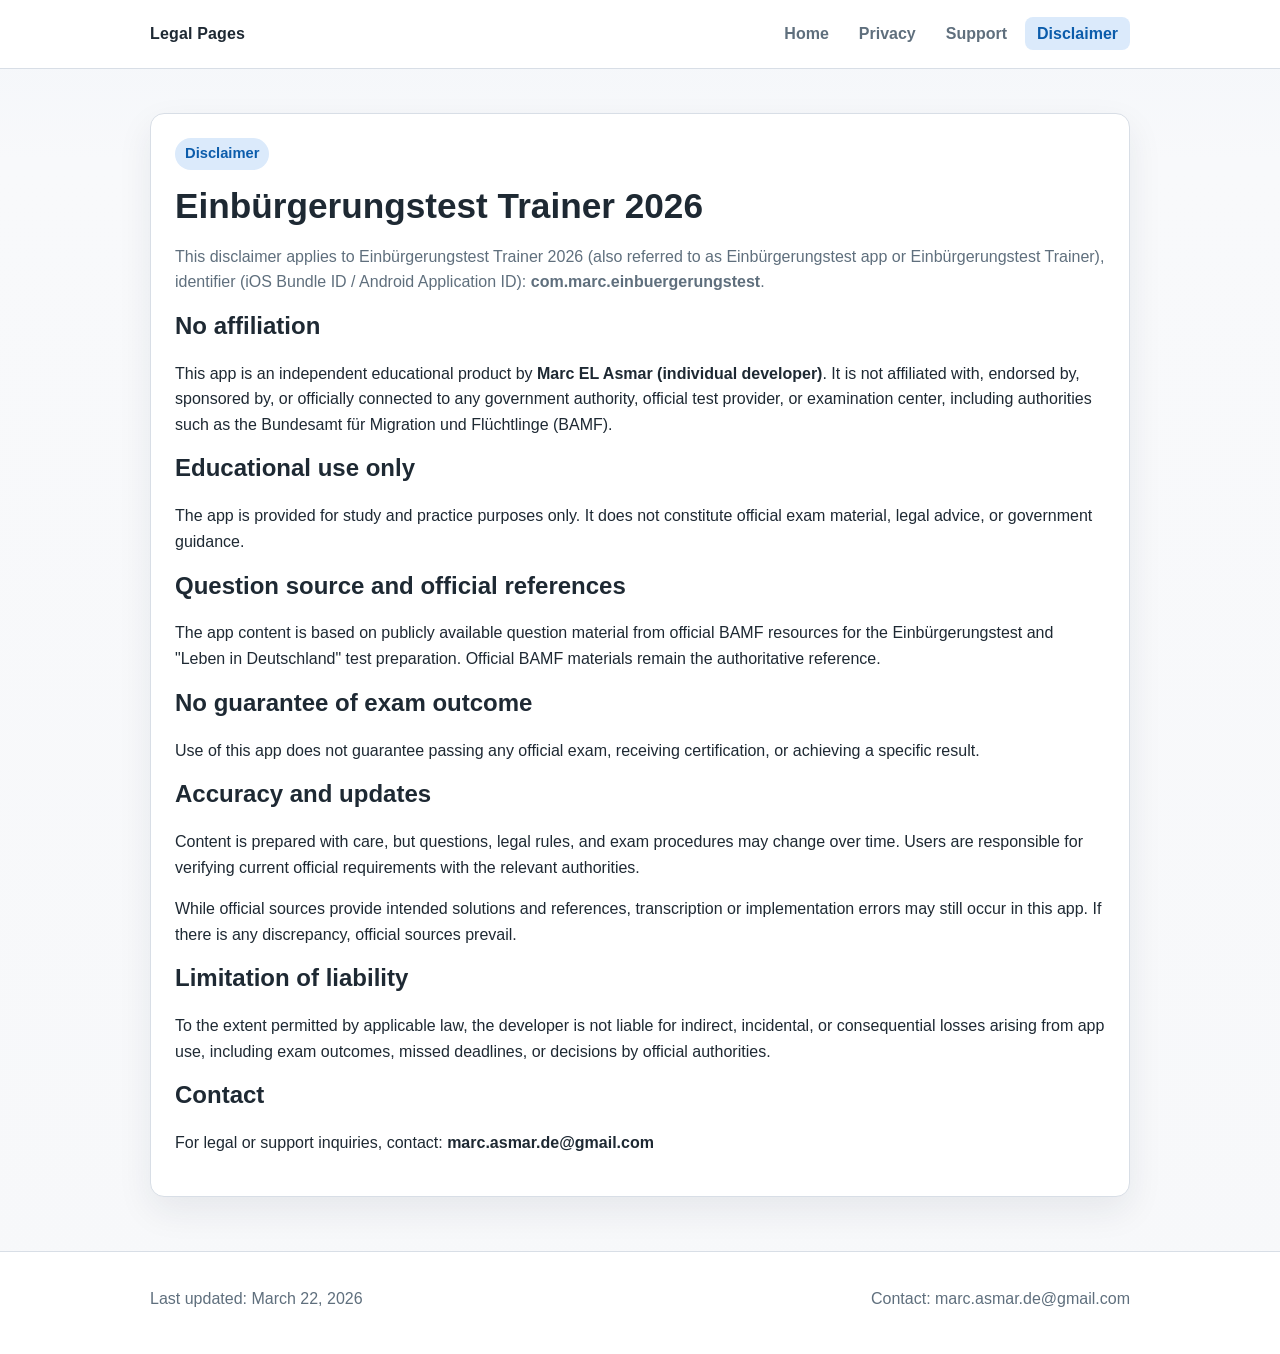
<file: einbuergerungstest/disclaimer.html>
<!doctype html>
<html lang="en">
  <head>
    <meta charset="UTF-8" />
    <meta http-equiv="refresh" content="0; url=/einbuergerungstest/disclaimer/" />
    <link rel="canonical" href="https://legal.marcelasmar.com/einbuergerungstest/disclaimer/" />
    <title>Redirecting...</title>
  </head>
  <body>
    <p>
      Redirecting to <a href="/einbuergerungstest/disclaimer/">/einbuergerungstest/disclaimer/</a>.
    </p>
  </body>
</html>
</file>
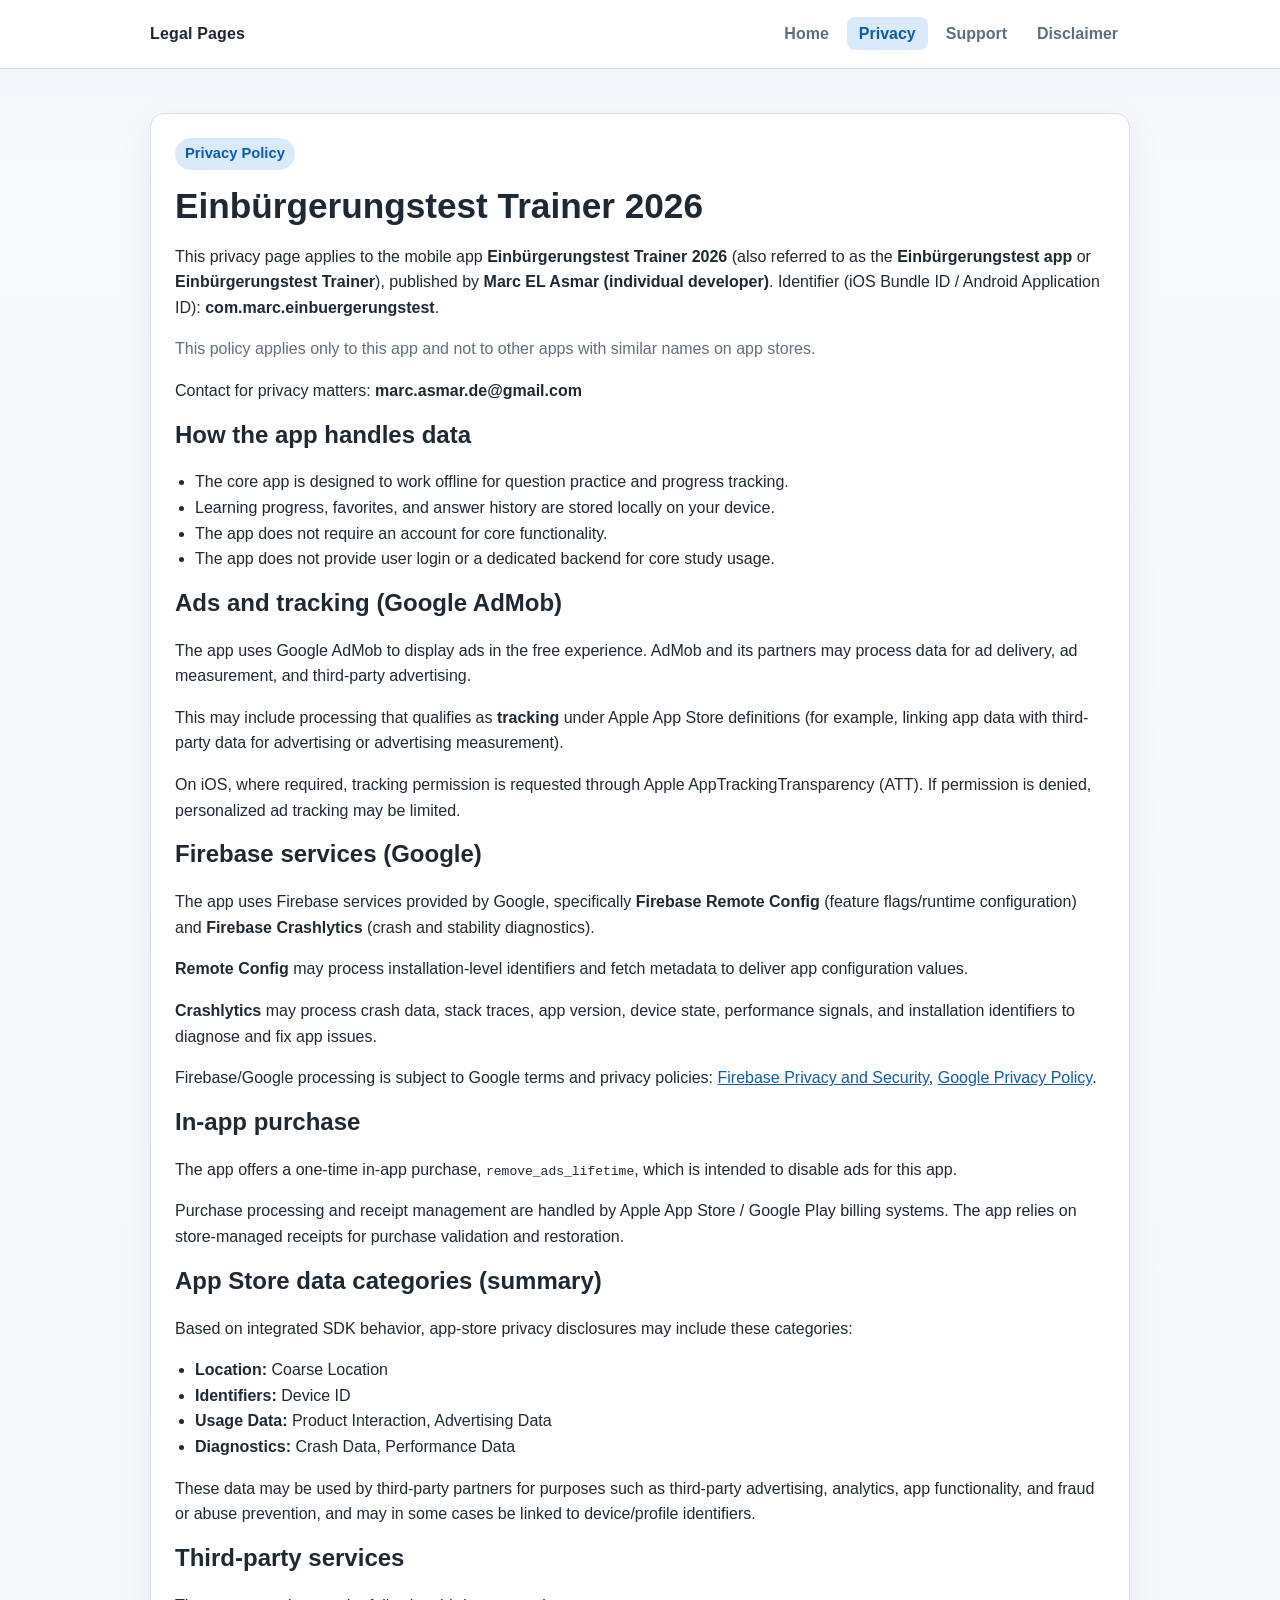
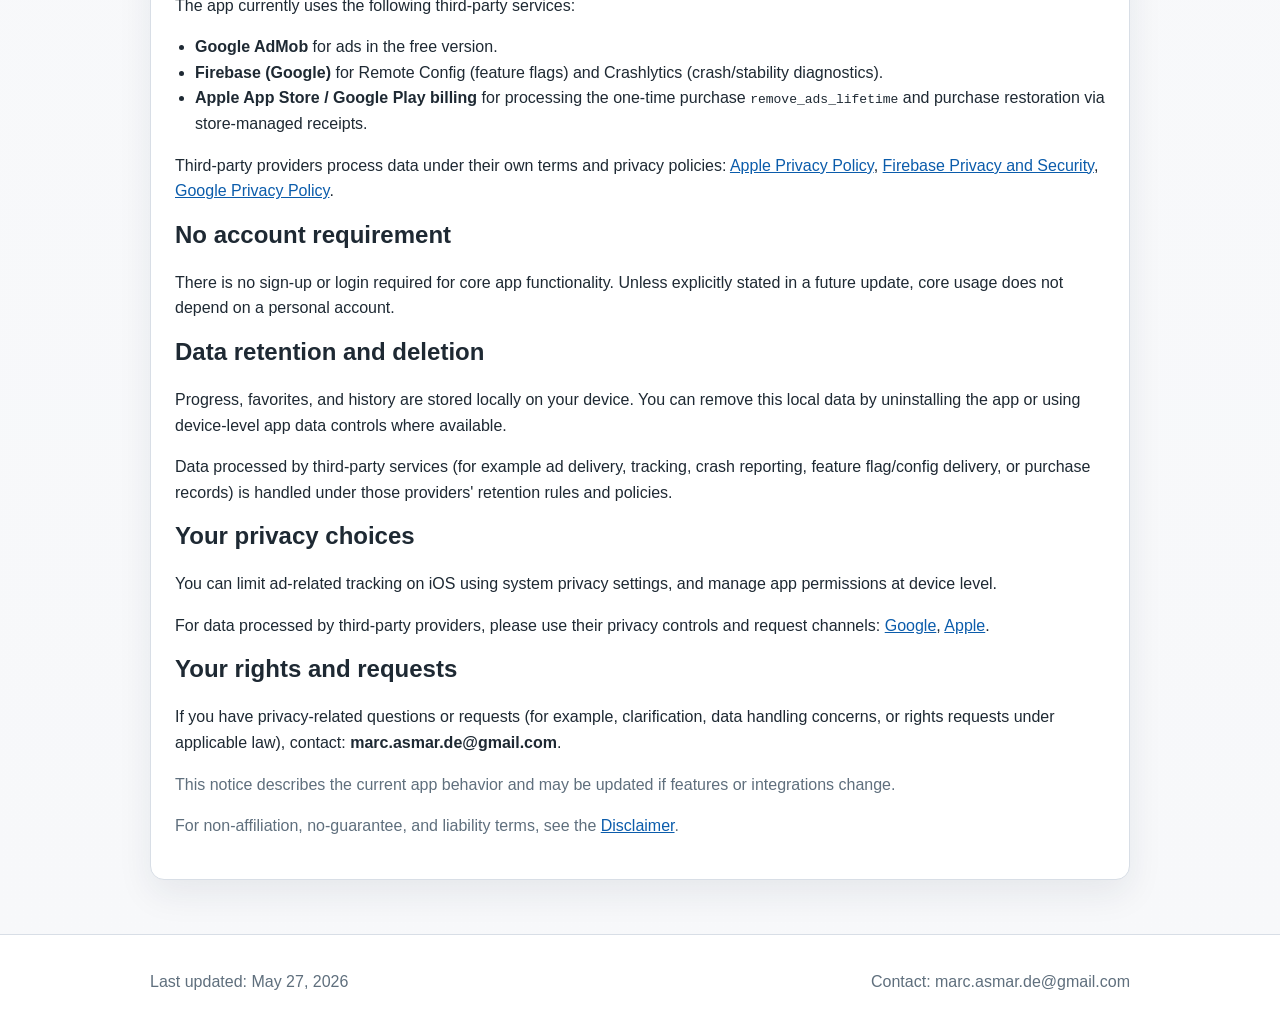
<file: einbuergerungstest/privacy.html>
<!doctype html>
<html lang="en">
  <head>
    <meta charset="UTF-8" />
    <meta http-equiv="refresh" content="0; url=/einbuergerungstest/privacy/" />
    <link rel="canonical" href="https://legal.marcelasmar.com/einbuergerungstest/privacy/" />
    <title>Redirecting...</title>
  </head>
  <body>
    <p>
      Redirecting to <a href="/einbuergerungstest/privacy/">/einbuergerungstest/privacy/</a>.
    </p>
  </body>
</html>
</file>
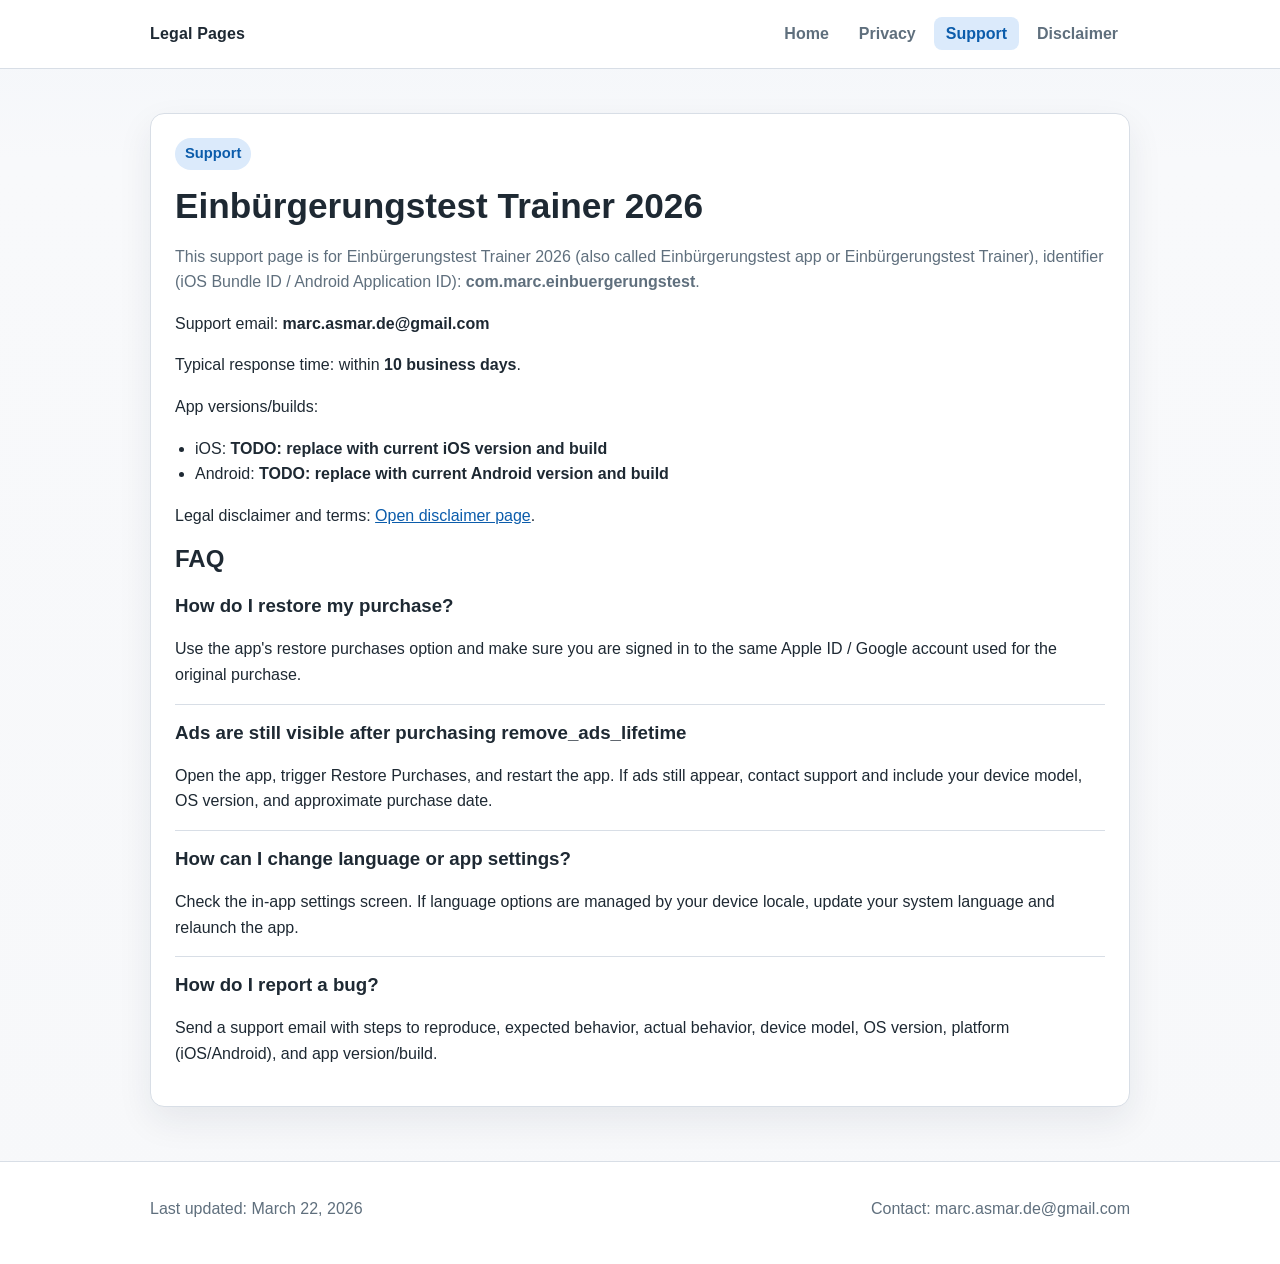
<file: einbuergerungstest/support.html>
<!doctype html>
<html lang="en">
  <head>
    <meta charset="UTF-8" />
    <meta http-equiv="refresh" content="0; url=/einbuergerungstest/support/" />
    <link rel="canonical" href="https://legal.marcelasmar.com/einbuergerungstest/support/" />
    <title>Redirecting...</title>
  </head>
  <body>
    <p>
      Redirecting to <a href="/einbuergerungstest/support/">/einbuergerungstest/support/</a>.
    </p>
  </body>
</html>
</file>
<file: styles.css>
:root {
  --bg: #f7f8fa;
  --surface: #ffffff;
  --text: #1e2933;
  --muted: #5f6f7d;
  --accent: #0b5cab;
  --accent-soft: #dbeafb;
  --border: #d8dee6;
  --shadow: 0 14px 35px rgba(23, 42, 58, 0.08);
}

* {
  box-sizing: border-box;
}

body {
  margin: 0;
  font-family: "Source Sans 3", "Segoe UI", "Helvetica Neue", sans-serif;
  color: var(--text);
  background: linear-gradient(180deg, #f3f6fa 0%, #f8f9fb 160px, #f7f8fa 100%);
  line-height: 1.6;
}

a {
  color: var(--accent);
}

.container {
  width: min(980px, 92%);
  margin: 0 auto;
}

.site-header {
  border-bottom: 1px solid var(--border);
  background-color: var(--surface);
  position: sticky;
  top: 0;
  z-index: 10;
}

.nav-wrap {
  display: flex;
  align-items: center;
  justify-content: space-between;
  gap: 16px;
  min-height: 68px;
}

.brand {
  text-decoration: none;
  font-weight: 700;
  color: var(--text);
  letter-spacing: 0.01em;
}

.nav-list {
  list-style: none;
  display: flex;
  gap: 6px;
  margin: 0;
  padding: 0;
}

.nav-list a {
  text-decoration: none;
  color: var(--muted);
  padding: 8px 12px;
  border-radius: 8px;
  font-weight: 600;
}

.nav-list a:hover,
.nav-list a:focus-visible {
  background: var(--accent-soft);
  color: var(--accent);
  outline: none;
}

.nav-list a.active {
  color: var(--accent);
  background: var(--accent-soft);
}

main {
  padding: 44px 0 54px;
}

.hero {
  background: var(--surface);
  border: 1px solid var(--border);
  border-radius: 14px;
  padding: 26px;
  box-shadow: var(--shadow);
}

.eyebrow {
  display: inline-block;
  margin: 0;
  color: var(--accent);
  background: var(--accent-soft);
  padding: 4px 10px;
  border-radius: 999px;
  font-weight: 600;
  font-size: 0.92rem;
}

h1,
h2,
h3 {
  line-height: 1.25;
  margin-top: 0;
}

h1 {
  margin: 14px 0 12px;
  font-size: clamp(1.75rem, 3vw, 2.2rem);
}

section + section {
  margin-top: 30px;
}

.card-grid {
  display: grid;
  grid-template-columns: repeat(auto-fit, minmax(240px, 1fr));
  gap: 18px;
}

.card {
  background: var(--surface);
  border: 1px solid var(--border);
  border-radius: 12px;
  padding: 20px;
}

.card-link {
  display: inline-block;
  margin-top: 10px;
  font-weight: 700;
  text-decoration: none;
}

.card-link:hover,
.card-link:focus-visible {
  text-decoration: underline;
}

.app-grid {
  display: grid;
  grid-template-columns: repeat(auto-fit, minmax(300px, 1fr));
  gap: 18px;
}

.app-card {
  background: var(--surface);
  border: 1px solid var(--border);
  border-radius: 14px;
  padding: 22px;
  box-shadow: var(--shadow);
}

.tag-row {
  display: flex;
  gap: 8px;
  flex-wrap: wrap;
  margin-bottom: 10px;
}

.tag {
  display: inline-block;
  margin: 0;
  color: var(--accent);
  background: var(--accent-soft);
  padding: 2px 8px;
  border-radius: 999px;
  font-weight: 600;
  font-size: 0.78rem;
  line-height: 1.25;
}

.doc-list {
  margin: 12px 0 0;
  padding-left: 20px;
}

.doc-list li + li {
  margin-top: 6px;
}

.doc-list a {
  font-weight: 700;
}

.content-panel {
  background: var(--surface);
  border: 1px solid var(--border);
  border-radius: 14px;
  padding: 24px;
  box-shadow: var(--shadow);
}

.list {
  padding-left: 20px;
}

.muted {
  color: var(--muted);
}

.faq-item + .faq-item {
  margin-top: 16px;
  padding-top: 16px;
  border-top: 1px solid var(--border);
}

.site-footer {
  border-top: 1px solid var(--border);
  background: var(--surface);
}

.footer-wrap {
  padding: 18px 0 26px;
  color: var(--muted);
  display: flex;
  flex-wrap: wrap;
  gap: 10px 20px;
  justify-content: space-between;
}

@media (max-width: 680px) {
  .nav-wrap {
    flex-direction: column;
    align-items: flex-start;
    padding: 12px 0;
  }

  .nav-list {
    width: 100%;
    gap: 4px;
    justify-content: space-between;
  }

  .nav-list a {
    display: inline-block;
    padding: 8px 10px;
  }

  main {
    padding-top: 28px;
  }

  .hero,
  .content-panel {
    padding: 20px;
  }
}
</file>
